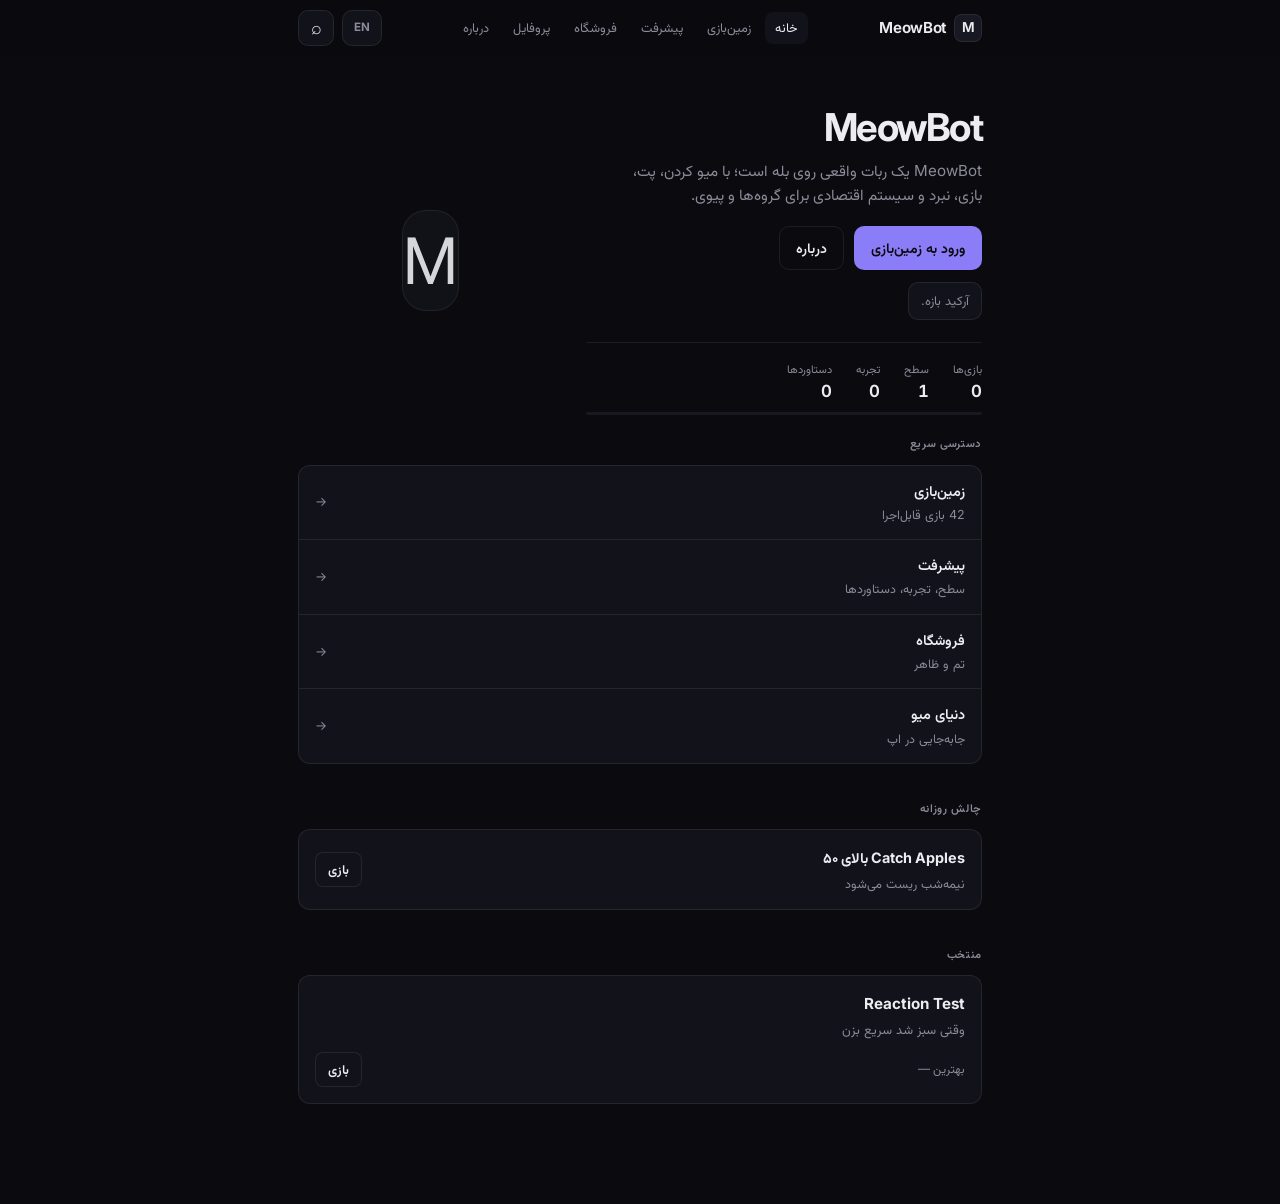
<file: index.html>
<!DOCTYPE html>
<html lang="fa" dir="rtl">
<head>
  <meta charset="UTF-8" />
  <meta name="viewport" content="width=device-width, initial-scale=1, viewport-fit=cover" />
  <meta name="theme-color" content="#0a0a0f" />
  <meta name="description" content="MeowBot — arcade and progressive mini app" />
  <meta name="mobile-web-app-capable" content="yes" />
  <link rel="manifest" href="manifest.json" />
  <title>MeowBot</title>
  <link rel="preconnect" href="https://fonts.googleapis.com" />
  <link rel="preconnect" href="https://fonts.gstatic.com" crossorigin />
  <link href="https://fonts.googleapis.com/css2?family=Inter:wght@400;500;600;700&family=Vazirmatn:wght@400;500;600;700&display=swap" rel="stylesheet" />
  <link rel="stylesheet" href="css/style.css?v=4" />
</head>
<body>
  <header class="topbar" id="topbar">
    <div class="topbar-inner">
      <a href="#home" class="brand" data-nav="home"><span class="brand-mark">M</span> MeowBot</a>
      <nav class="desktop-nav" aria-label="Main">
        <a href="#home" data-nav="home" data-i18n="nav_home">خانه</a>
        <a href="#playground" data-nav="playground" data-i18n="nav_playground">زمین‌بازی</a>
        <a href="#progress" data-nav="progress" data-i18n="nav_progress">پیشرفت</a>
        <a href="#shop" data-nav="shop" data-i18n="nav_shop">فروشگاه</a>
        <a href="#profile" data-nav="profile" data-i18n="nav_profile">پروفایل</a>
        <a href="#about" data-nav="about" data-i18n="nav_about">درباره</a>
      </nav>
      <div class="top-actions">
        <button type="button" class="lang-toggle" id="btn-lang" title="Language">EN</button>
        <button type="button" class="icon-btn" id="btn-search" data-i18n-aria="nav_search" aria-label="جستجو">⌕</button>
      </div>
    </div>
  </header>

  <main class="wrap">
    <!-- HOME -->
    <section class="view active" id="view-home" data-view="home">
      <div class="hero">
        <div>
          <h1>MeowBot</h1>
          <p class="lede" data-i18n="hero_lede" data-brand-desc>ربات اجتماعی و سرگرمی برای بله — با یک آرکید آفلاین که هر وقت بخوای می‌تونی بازی کنی.</p>
          <div class="hero-actions">
            <button type="button" class="btn btn-primary" data-open-playground data-i18n="open_playground">ورود به زمین‌بازی</button>
            <button type="button" class="btn btn-ghost" data-nav="about" data-i18n="about_btn">درباره</button>
          </div>
          <div class="assist-chip" id="home-assist"></div>
          <div class="stat-row">
            <div><span data-i18n="games">بازی‌ها</span><strong data-stat-games>0</strong></div>
            <div><span data-i18n="level">سطح</span><strong data-stat-level>1</strong></div>
            <div><span data-i18n="xp">تجربه</span><strong data-stat-xp>0</strong></div>
            <div><span data-i18n="achievements">دستاوردها</span><strong data-stat-ach>0</strong></div>
          </div>
          <div class="xp-line"><i data-xp-bar></i></div>
        </div>
        <div class="hero-visual" aria-hidden="true">M</div>
      </div>

      <div class="section">
        <div class="section-label" data-i18n="quick_access">دسترسی سریع</div>
        <div class="list">
          <button type="button" class="list-row" data-open-playground>
            <div class="meta"><strong data-i18n="qa_playground">زمین‌بازی</strong><span><span data-game-count>0</span> <span data-i18n="qa_playground_sub">بازی قابل‌اجرا</span></span></div>
            <span class="trail">→</span>
          </button>
          <button type="button" class="list-row" data-nav="progress">
            <div class="meta"><strong data-i18n="qa_progress">پیشرفت</strong><span data-i18n="qa_progress_sub">سطح، تجربه، دستاوردها</span></div>
            <span class="trail">→</span>
          </button>
          <button type="button" class="list-row" data-nav="shop">
            <div class="meta"><strong data-i18n="qa_shop">فروشگاه</strong><span data-i18n="qa_shop_sub">تم و ظاهر</span></div>
            <span class="trail">→</span>
          </button>
          <button type="button" class="list-row" data-nav="world">
            <div class="meta"><strong data-i18n="qa_world">دنیای میو</strong><span data-i18n="qa_world_sub">جابه‌جایی در اپ</span></div>
            <span class="trail">→</span>
          </button>
        </div>
      </div>

      <div class="section">
        <div class="section-label" data-i18n="daily_label">چالش روزانه</div>
        <div class="panel" id="home-daily"></div>
      </div>

      <div class="section">
        <div class="section-label" data-i18n="featured">منتخب</div>
        <div class="panel" id="home-featured"></div>
      </div>
    </section>

    <!-- PROGRESS -->
    <section class="view" id="view-progress" data-view="progress">
      <h1 class="page-title" data-i18n="progress_title">پیشرفت</h1>
      <p class="lede" data-i18n="progress_lede">پیشرفت فقط روی همین دستگاه ذخیره می‌شود.</p>
      <div class="panel" style="margin-top:16px" id="progress-panel"></div>
      <div class="section" style="margin-top:28px">
        <div class="section-label" data-i18n="achievements">دستاوردها</div>
        <div class="ach-grid" id="ach-grid"></div>
      </div>
      <div class="section">
        <div class="section-label" data-i18n="stats">آمار</div>
        <div class="panel" id="stats-panel"></div>
      </div>
    </section>

    <!-- SHOP -->
    <section class="view" id="view-shop" data-view="shop">
      <h1 class="page-title" data-i18n="shop_title">فروشگاه</h1>
      <p class="lede" data-i18n="shop_lede">ظاهر با سکهٔ آرکید. پول واقعی نیست.</p>
      <p class="muted" style="margin-top:8px"><span data-i18n="balance">موجودی</span>: <strong data-currency>0</strong></p>
      <div class="panel" style="margin-top:16px" id="shop-list"></div>
    </section>

    <!-- PROFILE -->
    <section class="view" id="view-profile" data-view="profile">
      <h1 class="page-title" data-i18n="profile_title">پروفایل</h1>
      <div class="profile-head" id="profile-head"></div>
      <div class="panel">
        <div class="form-row">
          <label for="pf-name" data-i18n="name">نام</label>
          <input class="field" id="pf-name" maxlength="24" />
        </div>
        <div class="form-row">
          <label for="pf-bio" data-i18n="bio">بیو</label>
          <textarea class="field" id="pf-bio" rows="3" maxlength="120"></textarea>
        </div>
        <button type="button" class="btn btn-primary" id="pf-save" data-i18n="save">ذخیره</button>
      </div>
      <div class="section" style="margin-top:24px">
        <div class="section-label" data-i18n="theme">تم</div>
        <div id="theme-chips" style="display:flex;flex-wrap:wrap;gap:8px"></div>
      </div>
    </section>

    <!-- WORLD -->
    <section class="view" id="view-world" data-view="world">
      <h1 class="page-title" data-i18n="world_title">دنیای میو</h1>
      <p class="lede" data-i18n="world_lede">به هر بخش از اپ برو.</p>
      <div class="world-grid" style="margin-top:18px">
        <button type="button" class="world-tile" data-nav="home"><strong data-i18n="nav_home">خانه</strong><span data-i18n="overview">نمای کلی</span></button>
        <button type="button" class="world-tile" data-open-playground><strong data-i18n="arcade">آرکید</strong><span data-i18n="all_games">همه بازی‌ها</span></button>
        <button type="button" class="world-tile" data-nav="progress"><strong data-i18n="achievements">دستاوردها</strong><span data-i18n="nav_progress">پیشرفت</span></button>
        <button type="button" class="world-tile" data-nav="shop"><strong data-i18n="nav_shop">فروشگاه</strong><span data-i18n="qa_shop_sub">تم و ظاهر</span></button>
        <button type="button" class="world-tile" data-nav="profile"><strong data-i18n="nav_profile">پروفایل</strong><span data-i18n="you">تو</span></button>
        <button type="button" class="world-tile" id="world-daily"><strong data-i18n="daily">روزانه</strong><span data-i18n="today_challenge">چالش امروز</span></button>
      </div>
    </section>

    <!-- ABOUT -->
    <section class="view" id="view-about" data-view="about">
      <h1 class="page-title" data-i18n="about_title">درباره MeowBot</h1>
      <p class="lede" style="margin-top:8px" data-brand-desc></p>
      <div class="panel" style="margin-top:20px">
        <p class="muted" style="margin-bottom:10px" data-i18n="built_by_one">این ربات و مینی‌اپ فقط به دست یک نفر ساخته شده.</p>
        <strong data-dev-name>COMMANDER04</strong>
        <p class="muted" data-dev-user>@commander04</p>
        <p style="margin-top:8px;font-size:0.9rem" data-dev-bio></p>
        <div style="margin-top:14px;display:flex;flex-wrap:wrap;gap:8px">
          <a class="btn btn-sm" data-link="developerProfile" href="#" data-i18n="profile">پروفایل</a>
          <a class="btn btn-sm btn-ghost" data-link="developerMore" href="#">More</a>
        </div>
      </div>
      <div class="panel" style="margin-top:12px">
        <strong data-studio-name>Darkknight Studio</strong>
        <p class="muted" style="margin-top:6px" data-studio-desc></p>
        <div style="margin-top:14px;display:flex;flex-wrap:wrap;gap:8px">
          <a class="btn btn-sm" data-link="studio" href="#" data-i18n="studio">استودیو</a>
          <a class="btn btn-sm btn-ghost" data-link="bot" href="#" data-i18n="open_bot">باز کردن ربات</a>
          <a class="btn btn-sm btn-ghost" data-link="officialChannel" href="#" data-i18n="channel">کانال</a>
        </div>
      </div>
      <div class="footer-mini">
        <p>© 2026 MeowBot · <span data-i18n="rights">تمامی حقوق محفوظ است</span></p>
        <p style="margin-top:4px">Darkknight Studio · COMMANDER04</p>
      </div>
    </section>

    <!-- SEARCH -->
    <section class="view" id="view-search" data-view="search">
      <h1 class="page-title" data-i18n="search_title">جستجو</h1>
      <div class="search-panel">
        <input type="search" class="field" id="global-search" data-i18n-placeholder="search_ph" placeholder="بازی، دستاورد، بخش…" />
        <div class="search-results list" id="search-results"></div>
      </div>
    </section>
  </main>

  <nav class="bottom-nav" aria-label="App">
    <div class="bottom-nav-inner">
      <button type="button" class="nav-item active" data-nav="home">
        <span class="ni-wrap"><span class="ni ni-home"></span></span>
        <span class="nav-label" data-i18n="nav_home">خانه</span>
      </button>
      <button type="button" class="nav-item nav-item-play" data-open-playground>
        <span class="ni-wrap play-wrap"><span class="ni ni-play"></span></span>
        <span class="nav-label" data-i18n="nav_play">بازی</span>
      </button>
      <button type="button" class="nav-item" data-nav="progress">
        <span class="ni-wrap"><span class="ni ni-progress"></span></span>
        <span class="nav-label" data-i18n="nav_progress">پیشرفت</span>
      </button>
      <button type="button" class="nav-item" data-nav="shop">
        <span class="ni-wrap"><span class="ni ni-shop"></span></span>
        <span class="nav-label" data-i18n="nav_shop">فروشگاه</span>
      </button>
      <button type="button" class="nav-item" data-nav="profile">
        <span class="ni-wrap"><span class="ni ni-profile"></span></span>
        <span class="nav-label" data-i18n="nav_profile">پروفایل</span>
      </button>
    </div>
  </nav>

  <div id="pg-overlay" aria-hidden="true"><div id="pg-view"></div></div>
  <button type="button" id="to-top" aria-label="Top">↑</button>

  <script src="js/config.js?v=4"></script>
  <script src="js/i18n.js?v=4"></script>
  <script src="js/storage.js?v=4"></script>
  <script src="js/themes.js?v=4"></script>
  <script src="js/achievements.js?v=4"></script>
  <script src="js/daily.js?v=4"></script>
  <script src="js/shop.js?v=4"></script>
  <script src="js/assistant.js?v=4"></script>
  <script src="js/games.js?v=4"></script>
  <script src="js/playground.js?v=4"></script>
  <script src="js/app.js?v=4"></script>
  <script>
    if ("serviceWorker" in navigator) {
      navigator.serviceWorker.register("sw.js").catch(function () {});
    }
  </script>
</body>
</html>
</file>
<file: css/style.css>
/* MeowBot 2.0 — minimal premium */
:root {
  --bg: #0a0a0f;
  --surface: #12121a;
  --surface-2: #181822;
  --border: rgba(255,255,255,0.08);
  --text: #ececf1;
  --muted: #8b8b9a;
  --accent: #8b7cf7;
  --accent-2: #c4b5fd;
  --radius: 12px;
  --nav-h: 56px;
  --safe-b: env(safe-area-inset-bottom, 0px);
  --safe-t: env(safe-area-inset-top, 0px);
  --font: "Inter", "Vazirmatn", system-ui, -apple-system, sans-serif;
  --ease: cubic-bezier(0.22, 1, 0.36, 1);
  --max: 720px;
}

*, *::before, *::after { box-sizing: border-box; margin: 0; padding: 0; }
html { scroll-behavior: smooth; -webkit-text-size-adjust: 100%; }
@media (prefers-reduced-motion: reduce) {
  html { scroll-behavior: auto; }
  *, *::before, *::after {
    animation-duration: 0.01ms !important;
    transition-duration: 0.01ms !important;
  }
}

body {
  font-family: var(--font);
  background: var(--bg);
  color: var(--text);
  line-height: 1.55;
  font-size: 15px;
  min-height: 100dvh;
  padding-bottom: calc(var(--nav-h) + var(--safe-b) + 12px);
  -webkit-font-smoothing: antialiased;
}
body.pg-open { overflow: hidden; }

a { color: inherit; text-decoration: none; }
button, input, select, textarea { font: inherit; color: inherit; }
button { cursor: pointer; border: none; background: none; }
img { max-width: 100%; display: block; }
:focus-visible { outline: 2px solid var(--accent); outline-offset: 2px; }

.wrap { width: 100%; max-width: var(--max); margin: 0 auto; padding: 0 18px; }

/* Top bar desktop */
.topbar {
  position: sticky; top: 0; z-index: 40;
  padding: calc(10px + var(--safe-t)) 0 10px;
  background: color-mix(in srgb, var(--bg) 88%, transparent);
  backdrop-filter: blur(10px);
  border-bottom: 1px solid transparent;
}
.topbar.scrolled { border-bottom-color: var(--border); }
.topbar-inner {
  max-width: var(--max); margin: 0 auto; padding: 0 18px;
  display: flex; align-items: center; justify-content: space-between; gap: 12px;
}
.brand {
  font-weight: 650; font-size: 0.95rem; letter-spacing: -0.02em;
  display: flex; align-items: center; gap: 8px;
}
.brand-mark {
  width: 28px; height: 28px; border-radius: 8px;
  background: var(--surface-2); border: 1px solid var(--border);
  display: grid; place-items: center; font-size: 0.85rem;
}
.top-actions { display: flex; gap: 8px; align-items: center; }
.desktop-nav { display: none; gap: 4px; }
.desktop-nav a {
  padding: 6px 10px; border-radius: 8px; font-size: 0.8rem; color: var(--muted);
}
.desktop-nav a:hover, .desktop-nav a.active { color: var(--text); background: var(--surface); }
@media (min-width: 860px) {
  .desktop-nav { display: flex; }
  body { padding-bottom: 24px; }
  .bottom-nav { display: none !important; }
}

/* Buttons */
.btn {
  display: inline-flex; align-items: center; justify-content: center; gap: 6px;
  padding: 10px 16px; border-radius: 10px; font-weight: 600; font-size: 0.875rem;
  border: 1px solid var(--border); background: var(--surface);
  transition: transform 0.15s var(--ease), background 0.15s, border-color 0.15s;
}
.btn:active { transform: scale(0.98); }
.btn-primary {
  background: var(--accent); border-color: transparent; color: #0a0a0f;
}
.btn-primary:hover { filter: brightness(1.05); }
.btn-sm { padding: 7px 12px; font-size: 0.8rem; border-radius: 8px; }
.btn-ghost { background: transparent; }
.icon-btn {
  width: 36px; height: 36px; border-radius: 10px;
  display: grid; place-items: center;
  border: 1px solid var(--border); background: var(--surface);
  font-size: 1.1rem; line-height: 1;
}

/* Views */
.view { display: none; padding: 20px 0 40px; }
.view.active { display: block; animation: fadeIn 0.35s var(--ease); }
@keyframes fadeIn {
  from { opacity: 0; transform: translateY(6px); }
  to { opacity: 1; transform: none; }
}

.section { margin-bottom: 36px; }
.section-label {
  font-size: 0.7rem; font-weight: 600; letter-spacing: 0.06em;
  text-transform: uppercase; color: var(--muted); margin-bottom: 12px;
}
h1.page-title { font-size: 1.5rem; font-weight: 650; letter-spacing: -0.03em; margin-bottom: 6px; }
.lede { color: var(--muted); font-size: 0.95rem; max-width: 36ch; }

/* Hero */
.hero {
  padding: 28px 0 20px;
  display: grid; gap: 24px; align-items: center;
}
@media (min-width: 720px) {
  .hero { grid-template-columns: 1.2fr 0.8fr; min-height: 280px; }
}
.hero h1 {
  font-size: clamp(1.75rem, 5vw, 2.4rem);
  font-weight: 700; letter-spacing: -0.04em; line-height: 1.15;
  margin-bottom: 10px;
}
.hero-actions { display: flex; flex-wrap: wrap; gap: 10px; margin-top: 20px; }
.hero-visual {
  aspect-ratio: 1; max-width: 220px; margin: 0 auto;
  border-radius: 24px; border: 1px solid var(--border);
  background: var(--surface);
  display: grid; place-items: center;
  font-size: 4rem; opacity: 0.9;
}
.stat-row {
  display: flex; flex-wrap: wrap; gap: 16px 24px;
  margin-top: 22px; padding-top: 18px; border-top: 1px solid var(--border);
}
.stat-row div span { display: block; font-size: 0.7rem; color: var(--muted); }
.stat-row div strong { font-size: 1.05rem; font-weight: 650; font-variant-numeric: tabular-nums; }

/* Progress thin bar */
.xp-line {
  height: 3px; border-radius: 99px; background: var(--surface-2);
  margin-top: 8px; overflow: hidden;
}
.xp-line > i {
  display: block; height: 100%; width: 0%;
  background: var(--accent); border-radius: 99px;
  transition: width 0.6s var(--ease);
}

/* Lists / rows instead of heavy cards */
.list {
  border: 1px solid var(--border); border-radius: var(--radius);
  overflow: hidden; background: var(--surface);
}
.list-row {
  display: flex; align-items: center; gap: 12px;
  padding: 14px 16px; border-bottom: 1px solid var(--border);
  width: 100%; text-align: start; background: transparent; color: inherit;
}
.list-row:last-child { border-bottom: none; }
.list-row:active { background: var(--surface-2); }
.list-row .meta { flex: 1; min-width: 0; }
.list-row .meta strong { display: block; font-size: 0.9rem; font-weight: 600; }
.list-row .meta span { font-size: 0.78rem; color: var(--muted); }
.list-row .trail { font-size: 0.8rem; color: var(--muted); font-variant-numeric: tabular-nums; }

.panel {
  border: 1px solid var(--border); border-radius: var(--radius);
  background: var(--surface); padding: 16px;
}
.panel + .panel { margin-top: 12px; }

.chip {
  display: inline-flex; align-items: center;
  padding: 6px 12px; border-radius: 99px; font-size: 0.78rem; font-weight: 600;
  border: 1px solid var(--border); color: var(--muted); background: transparent;
  white-space: nowrap;
}
.chip.active {
  color: var(--text); border-color: color-mix(in srgb, var(--accent) 40%, var(--border));
  background: color-mix(in srgb, var(--accent) 12%, transparent);
}

/* Bottom nav */
.bottom-nav {
  position: fixed; left: 0; right: 0; bottom: 0; z-index: 50;
  padding: 6px 10px calc(6px + var(--safe-b));
  background: color-mix(in srgb, var(--bg) 92%, transparent);
  backdrop-filter: blur(12px);
  border-top: 1px solid var(--border);
}
.bottom-nav-inner {
  max-width: var(--max); margin: 0 auto;
  display: flex; justify-content: space-around;
}
.nav-item {
  flex: 1; display: flex; flex-direction: column; align-items: center; gap: 2px;
  padding: 8px 4px; font-size: 0.65rem; color: var(--muted); border-radius: 10px;
}
.nav-item .ni { font-size: 1.05rem; line-height: 1; opacity: 0.85; }
.nav-item.active { color: var(--text); }
.nav-item.active .ni { opacity: 1; }

/* Playground overlay */
#pg-overlay {
  position: fixed; inset: 0; z-index: 100;
  background: var(--bg);
  opacity: 0; visibility: hidden; pointer-events: none;
  transition: opacity 0.25s var(--ease), visibility 0.25s;
  display: flex; flex-direction: column;
}
#pg-overlay.open { opacity: 1; visibility: visible; pointer-events: auto; }
#pg-view {
  flex: 1; overflow-y: auto; -webkit-overflow-scrolling: touch;
  max-width: var(--max); width: 100%; margin: 0 auto;
  padding: 14px 16px calc(20px + var(--safe-b));
}

.pg-top { display: flex; justify-content: space-between; align-items: flex-start; margin-bottom: 16px; }
.pg-title { font-size: 1.25rem; font-weight: 650; letter-spacing: -0.02em; }
.pg-sub { color: var(--muted); font-size: 0.85rem; }
.pg-toolbar { display: flex; gap: 8px; margin-bottom: 12px; }
.pg-search, .pg-select, .field {
  width: 100%; padding: 10px 12px; border-radius: 10px;
  border: 1px solid var(--border); background: var(--surface); color: var(--text);
}
.pg-search { flex: 1; }
.pg-select { width: auto; max-width: 130px; }
.pg-cats {
  display: flex; gap: 6px; overflow-x: auto; padding-bottom: 10px; margin-bottom: 8px;
  scrollbar-width: none;
}
.pg-cats::-webkit-scrollbar { display: none; }
.pg-daily-bar {
  display: flex; align-items: center; justify-content: space-between; gap: 12px;
  padding: 12px 14px; border: 1px solid var(--border); border-radius: var(--radius);
  background: var(--surface); margin-bottom: 12px;
}
.pg-daily-bar .label { display: block; font-size: 0.65rem; color: var(--muted); text-transform: uppercase; letter-spacing: 0.04em; }
.pg-daily-bar strong { display: block; font-size: 0.88rem; }
.pg-daily-bar .muted { font-size: 0.75rem; color: var(--muted); }
.pg-meta-line {
  display: flex; gap: 14px; font-size: 0.75rem; color: var(--muted);
  margin-bottom: 12px; font-variant-numeric: tabular-nums;
}
.pg-grid { display: flex; flex-direction: column; gap: 8px; }
.game-card {
  display: flex; align-items: center; gap: 12px;
  padding: 14px; border: 1px solid var(--border); border-radius: var(--radius);
  background: var(--surface);
}
.game-card-main { flex: 1; min-width: 0; }
.game-card h3 { font-size: 0.92rem; font-weight: 600; margin-bottom: 2px; }
.game-card p { font-size: 0.78rem; color: var(--muted); }
.game-card .best { font-size: 0.72rem; color: var(--muted); margin-top: 4px; display: block; font-variant-numeric: tabular-nums; }

.pg-game-bar {
  display: flex; align-items: center; justify-content: space-between;
  margin-bottom: 14px; gap: 8px;
}
.pg-game-title { font-weight: 600; font-size: 0.95rem; }
.pg-start { text-align: center; padding: 32px 12px; }
.pg-start .btn { margin-top: 16px; }
.pg-game-root {
  min-height: 260px; border: 1px solid var(--border); border-radius: var(--radius);
  background: var(--surface); padding: 14px;
}

/* Game UI (shared with games.js classes) */
.pg-hud { text-align: center; font-weight: 600; font-size: 0.88rem; margin-bottom: 10px; color: var(--muted); }
.pg-stage { text-align: center; }
.pg-hint { color: var(--muted); margin-bottom: 12px; font-size: 0.9rem; }
.pg-btn {
  display: inline-flex; align-items: center; justify-content: center;
  padding: 11px 14px; margin: 4px; border-radius: 10px; font-weight: 600; font-size: 0.88rem;
  background: var(--surface-2); border: 1px solid var(--border); color: var(--text); min-width: 56px;
}
.pg-btn:active { transform: scale(0.97); }
.pg-btn-primary { background: var(--accent); border-color: transparent; color: #0a0a0f; }
.pg-big-tap, .pg-meow-btn {
  width: min(180px, 65vw); height: min(180px, 65vw);
  border-radius: 50%; font-size: 2.5rem; font-weight: 700;
  background: var(--surface-2); border: 1px solid var(--border);
  color: var(--text); margin: 12px auto; display: grid; place-items: center;
}
.pg-big-tap.pulse, .pg-meow-btn.pulse { transform: scale(1.04); }
.pg-timer { font-size: 2.25rem; font-weight: 700; margin: 18px 0; font-variant-numeric: tabular-nums; }
.pg-color-btn { width: 58px; height: 58px; border-radius: 12px; margin: 5px; border: 1px solid var(--border); }
.pg-field {
  position: relative; height: 250px; border-radius: 12px;
  background: var(--bg); overflow: hidden; border: 1px solid var(--border);
}
.pg-target {
  position: absolute; width: 52px; height: 52px; border-radius: 50%;
  background: var(--surface-2); border: 1px solid var(--border);
  font-size: 1.35rem; display: grid; place-items: center; transform: translate(-50%,-50%);
}
.pg-target.small { width: 42px; height: 42px; }
.pg-fall { position: absolute; top: 0; transform: translateX(-50%); font-size: 1.5rem; z-index: 2; pointer-events: none; }
.pg-basket {
  position: absolute; bottom: 4%; left: 50%; transform: translateX(-50%);
  font-size: 2rem; z-index: 5; transition: left 0.05s linear; pointer-events: none;
}
.falling-field { cursor: crosshair; }
.pg-player { position: absolute; bottom: 8%; left: 50%; transform: translateX(-50%); font-size: 1.6rem; transition: left 0.1s linear; }
.pg-obstacle { position: absolute; top: 0; color: var(--accent); }
.pg-mem-grid { display: grid; grid-template-columns: repeat(4, 1fr); gap: 8px; }
.pg-mem-card {
  aspect-ratio: 1; border-radius: 10px; font-size: 1.2rem;
  background: var(--surface-2); border: 1px solid var(--border); display: grid; place-items: center;
}
.pg-mem-card.open, .pg-mem-card.done { border-color: color-mix(in srgb, var(--accent) 40%, var(--border)); }
.pg-input, .pg-textarea {
  width: 100%; max-width: 280px; margin: 8px auto; display: block;
  padding: 11px; border-radius: 10px; background: var(--bg); border: 1px solid var(--border);
  color: var(--text); text-align: center;
}
.pg-textarea { text-align: start; }
.pg-big-num { font-size: 1.75rem; font-weight: 700; margin: 14px 0; font-variant-numeric: tabular-nums; }
.pg-math-opts { display: flex; flex-wrap: wrap; gap: 8px; justify-content: center; margin-top: 12px; }
.pg-pattern { display: grid; grid-template-columns: 1fr 1fr; gap: 10px; max-width: 220px; margin: 0 auto; }
.pg-pat-btn { aspect-ratio: 1; border-radius: 12px; border: 1px solid var(--border); opacity: 0.85; }
.pg-pat-btn.flash { opacity: 1; transform: scale(1.04); }
.pg-sudoku { display: grid; grid-template-columns: repeat(4, 1fr); gap: 5px; max-width: 220px; margin: 0 auto 12px; }
.pg-sudoku-cell {
  aspect-ratio: 1; text-align: center; font-weight: 650; border-radius: 8px;
  background: var(--bg); border: 1px solid var(--border); color: var(--text);
}
.pg-sudoku-cell.fixed { background: var(--surface-2); }
.pg-mine-grid { display: grid; grid-template-columns: repeat(6, 1fr); gap: 3px; max-width: 260px; margin: 0 auto; }
.pg-mine-cell {
  aspect-ratio: 1; border-radius: 6px; font-size: 0.8rem; font-weight: 650;
  background: var(--surface-2); border: 1px solid var(--border);
}
.pg-mine-cell.open { background: var(--bg); }
.pg-word { font-size: 1.25rem; letter-spacing: 0.15em; font-weight: 700; margin: 12px 0; text-align: center; }
.pg-keys { display: flex; flex-wrap: wrap; gap: 4px; justify-content: center; }
.pg-key {
  width: 30px; height: 34px; border-radius: 6px; font-size: 0.72rem; font-weight: 650;
  background: var(--surface-2); border: 1px solid var(--border);
}
.pg-key:disabled { opacity: 0.35; }
.pg-canvas { display: block; margin: 0 auto; max-width: 100%; border-radius: 10px; background: var(--bg); touch-action: none; }
.pg-dpad { text-align: center; margin-top: 10px; }
.pg-dpad button {
  width: 46px; height: 38px; margin: 2px; border-radius: 8px;
  background: var(--surface-2); border: 1px solid var(--border);
}
.pg-coin { font-size: 3rem; margin: 16px 0; transition: transform 0.8s; }
.pg-coin.spin { transform: rotateY(720deg); }
.reaction-stage {
  min-height: 200px; border-radius: 12px; display: grid; place-items: center;
  background: #3f1515; transition: background 0.2s;
}
.reaction-stage.go { background: #143d28; }
.reaction-stage.early { background: #3d2e10; }

.pg-result { text-align: center; padding: 28px 8px; }
.assist-line { color: var(--muted); margin-bottom: 8px; font-size: 0.9rem; }
.record-flag {
  display: inline-block; margin-bottom: 10px; padding: 4px 10px; border-radius: 6px;
  font-size: 0.75rem; font-weight: 650; border: 1px solid var(--border); color: var(--accent-2);
}
.pg-result h2 { font-size: 1.25rem; font-weight: 650; margin-bottom: 16px; }
.result-grid {
  display: grid; grid-template-columns: 1fr 1fr; gap: 8px; margin-bottom: 18px;
}
.result-grid div {
  padding: 12px; border-radius: 10px; border: 1px solid var(--border); background: var(--surface);
}
.result-grid span { display: block; font-size: 0.7rem; color: var(--muted); }
.result-grid strong { font-size: 1.1rem; font-variant-numeric: tabular-nums; }
.result-actions { display: flex; flex-wrap: wrap; gap: 8px; justify-content: center; }
.unlock-list { margin-bottom: 16px; text-align: start; }
.unlock-item {
  padding: 10px 12px; margin: 6px 0; border-radius: 10px;
  border: 1px solid var(--border); background: var(--surface);
}
.unlock-item span { display: block; font-size: 0.78rem; color: var(--muted); }

/* Profile / shop / stats */
.avatar-lg {
  width: 64px; height: 64px; border-radius: 16px;
  background: var(--surface-2); border: 1px solid var(--border);
  display: grid; place-items: center; font-size: 1.5rem; font-weight: 700;
}
.avatar-lg.framed { box-shadow: 0 0 0 2px var(--accent); }
.profile-head { display: flex; gap: 14px; align-items: center; margin-bottom: 20px; }
.form-row { margin-bottom: 12px; }
.form-row label { display: block; font-size: 0.75rem; color: var(--muted); margin-bottom: 4px; }
.shop-item {
  display: flex; align-items: center; gap: 12px; padding: 12px 0;
  border-bottom: 1px solid var(--border);
}
.shop-item:last-child { border-bottom: none; }
.shop-item .info { flex: 1; }
.shop-item strong { display: block; font-size: 0.9rem; }
.shop-item span { font-size: 0.75rem; color: var(--muted); }

.ach-grid { display: grid; gap: 8px; }
.ach-item {
  padding: 12px 14px; border-radius: 10px; border: 1px solid var(--border);
  background: var(--surface); opacity: 0.4;
}
.ach-item.on { opacity: 1; }
.ach-item.hidden-ach:not(.on) strong { filter: blur(4px); user-select: none; }
.ach-item span { display: block; font-size: 0.75rem; color: var(--muted); margin-top: 2px; }

.world-grid {
  display: grid; grid-template-columns: 1fr 1fr; gap: 10px;
}
.world-tile {
  padding: 20px 16px; border-radius: var(--radius); border: 1px solid var(--border);
  background: var(--surface); text-align: start;
}
.world-tile strong { display: block; margin-bottom: 4px; }
.world-tile span { font-size: 0.78rem; color: var(--muted); }

.search-panel { margin-bottom: 16px; }
.search-results { margin-top: 10px; }

.toast {
  position: fixed; bottom: calc(70px + var(--safe-b)); left: 50%; transform: translateX(-50%);
  z-index: 200; padding: 10px 14px; border-radius: 10px;
  background: var(--surface); border: 1px solid var(--border); font-size: 0.85rem;
  box-shadow: 0 8px 24px rgba(0,0,0,0.35);
}

.empty-state { text-align: center; color: var(--muted); padding: 24px; font-size: 0.9rem; }
.muted { color: var(--muted); }
.footer-mini {
  margin-top: 48px; padding-top: 20px; border-top: 1px solid var(--border);
  font-size: 0.78rem; color: var(--muted);
}
.footer-mini a { text-decoration: underline; text-underline-offset: 3px; }

#to-top {
  position: fixed; bottom: calc(70px + var(--safe-b)); left: 14px; z-index: 45;
  width: 40px; height: 40px; border-radius: 10px;
  border: 1px solid var(--border); background: var(--surface);
  opacity: 0; pointer-events: none; transition: opacity 0.2s;
}
#to-top.show { opacity: 1; pointer-events: auto; }

.assist-chip {
  display: inline-block; margin-top: 12px; padding: 8px 12px; border-radius: 10px;
  font-size: 0.8rem; color: var(--muted); border: 1px solid var(--border);
  background: var(--surface);
}

/* Language toggle */
.lang-toggle {
  height: 36px; min-width: 40px; padding: 0 10px; border-radius: 10px;
  border: 1px solid var(--border); background: var(--surface);
  font-size: 0.72rem; font-weight: 700; letter-spacing: 0.04em;
  color: var(--muted); transition: color .15s, border-color .15s, background .15s;
}
.lang-toggle:active { transform: scale(0.96); }
.lang-toggle:hover { color: var(--text); border-color: color-mix(in srgb, var(--accent) 35%, var(--border)); }

/* Bottom nav — more life */
.bottom-nav {
  padding: 8px 8px calc(8px + var(--safe-b));
}
.bottom-nav-inner {
  background: var(--surface);
  border: 1px solid var(--border);
  border-radius: 18px;
  padding: 6px 4px;
  box-shadow: 0 -4px 24px rgba(0,0,0,0.25);
}
.nav-item {
  position: relative;
  gap: 4px;
  padding: 6px 2px 8px;
  transition: color .2s var(--ease), transform .15s var(--ease);
}
.nav-item .ni-wrap {
  width: 40px; height: 28px; border-radius: 12px;
  display: grid; place-items: center;
  transition: background .2s var(--ease), transform .2s var(--ease);
}
.nav-item .nav-label {
  font-size: 0.62rem; font-weight: 600;
  transition: color .2s;
}
.nav-item .ni {
  width: 18px; height: 18px; display: block;
  background: currentColor;
  opacity: 0.7;
  transition: opacity .2s, transform .2s var(--ease);
  /* mask icons */
  -webkit-mask-size: contain; mask-size: contain;
  -webkit-mask-repeat: no-repeat; mask-repeat: no-repeat;
  -webkit-mask-position: center; mask-position: center;
}
.ni-home {
  -webkit-mask-image: url("data:image/svg+xml,%3Csvg xmlns='http://www.w3.org/2000/svg' viewBox='0 0 24 24' fill='none' stroke='black' stroke-width='2' stroke-linecap='round' stroke-linejoin='round'%3E%3Cpath d='M3 11.5 12 4l9 7.5'/%3E%3Cpath d='M5 10.5V20h14v-9.5'/%3E%3C/svg%3E");
  mask-image: url("data:image/svg+xml,%3Csvg xmlns='http://www.w3.org/2000/svg' viewBox='0 0 24 24' fill='none' stroke='black' stroke-width='2' stroke-linecap='round' stroke-linejoin='round'%3E%3Cpath d='M3 11.5 12 4l9 7.5'/%3E%3Cpath d='M5 10.5V20h14v-9.5'/%3E%3C/svg%3E");
}
.ni-play {
  -webkit-mask-image: url("data:image/svg+xml,%3Csvg xmlns='http://www.w3.org/2000/svg' viewBox='0 0 24 24' fill='black'%3E%3Cpath d='M8 5.5v13l11-6.5L8 5.5z'/%3E%3C/svg%3E");
  mask-image: url("data:image/svg+xml,%3Csvg xmlns='http://www.w3.org/2000/svg' viewBox='0 0 24 24' fill='black'%3E%3Cpath d='M8 5.5v13l11-6.5L8 5.5z'/%3E%3C/svg%3E");
}
.ni-progress {
  -webkit-mask-image: url("data:image/svg+xml,%3Csvg xmlns='http://www.w3.org/2000/svg' viewBox='0 0 24 24' fill='none' stroke='black' stroke-width='2' stroke-linecap='round'%3E%3Cpath d='M4 19V9'/%3E%3Cpath d='M10 19V5'/%3E%3Cpath d='M16 19v-7'/%3E%3Cpath d='M22 19V8'/%3E%3C/svg%3E");
  mask-image: url("data:image/svg+xml,%3Csvg xmlns='http://www.w3.org/2000/svg' viewBox='0 0 24 24' fill='none' stroke='black' stroke-width='2' stroke-linecap='round'%3E%3Cpath d='M4 19V9'/%3E%3Cpath d='M10 19V5'/%3E%3Cpath d='M16 19v-7'/%3E%3Cpath d='M22 19V8'/%3E%3C/svg%3E");
}
.ni-shop {
  -webkit-mask-image: url("data:image/svg+xml,%3Csvg xmlns='http://www.w3.org/2000/svg' viewBox='0 0 24 24' fill='none' stroke='black' stroke-width='2' stroke-linecap='round' stroke-linejoin='round'%3E%3Cpath d='M6 7h12l1 13H5L6 7z'/%3E%3Cpath d='M9 7a3 3 0 0 1 6 0'/%3E%3C/svg%3E");
  mask-image: url("data:image/svg+xml,%3Csvg xmlns='http://www.w3.org/2000/svg' viewBox='0 0 24 24' fill='none' stroke='black' stroke-width='2' stroke-linecap='round' stroke-linejoin='round'%3E%3Cpath d='M6 7h12l1 13H5L6 7z'/%3E%3Cpath d='M9 7a3 3 0 0 1 6 0'/%3E%3C/svg%3E");
}
.ni-profile {
  -webkit-mask-image: url("data:image/svg+xml,%3Csvg xmlns='http://www.w3.org/2000/svg' viewBox='0 0 24 24' fill='none' stroke='black' stroke-width='2' stroke-linecap='round'%3E%3Ccircle cx='12' cy='8' r='3.5'/%3E%3Cpath d='M5 19c1.5-3.5 4-5 7-5s5.5 1.5 7 5'/%3E%3C/svg%3E");
  mask-image: url("data:image/svg+xml,%3Csvg xmlns='http://www.w3.org/2000/svg' viewBox='0 0 24 24' fill='none' stroke='black' stroke-width='2' stroke-linecap='round'%3E%3Ccircle cx='12' cy='8' r='3.5'/%3E%3Cpath d='M5 19c1.5-3.5 4-5 7-5s5.5 1.5 7 5'/%3E%3C/svg%3E");
}
.nav-item.active { color: var(--text); }
.nav-item.active .ni { opacity: 1; }
.nav-item.active .ni-wrap {
  background: color-mix(in srgb, var(--accent) 18%, transparent);
}
.nav-item.active .nav-label { color: var(--accent-2); }
.nav-item:active .ni-wrap { transform: scale(0.92); }

/* Center Play — elevated */
.nav-item-play .play-wrap {
  width: 48px; height: 36px; border-radius: 14px;
  background: color-mix(in srgb, var(--accent) 22%, var(--surface-2));
  border: 1px solid color-mix(in srgb, var(--accent) 30%, var(--border));
}
.nav-item-play .ni { opacity: 1; color: var(--accent-2); }
.nav-item-play.active .play-wrap,
.nav-item-play:active .play-wrap {
  background: var(--accent);
  border-color: transparent;
}
.nav-item-play.active .ni,
.nav-item-play:active .ni { color: #0a0a0f; background: #0a0a0f; }

html[dir="ltr"] .bottom-nav-inner { direction: ltr; }
</file>
